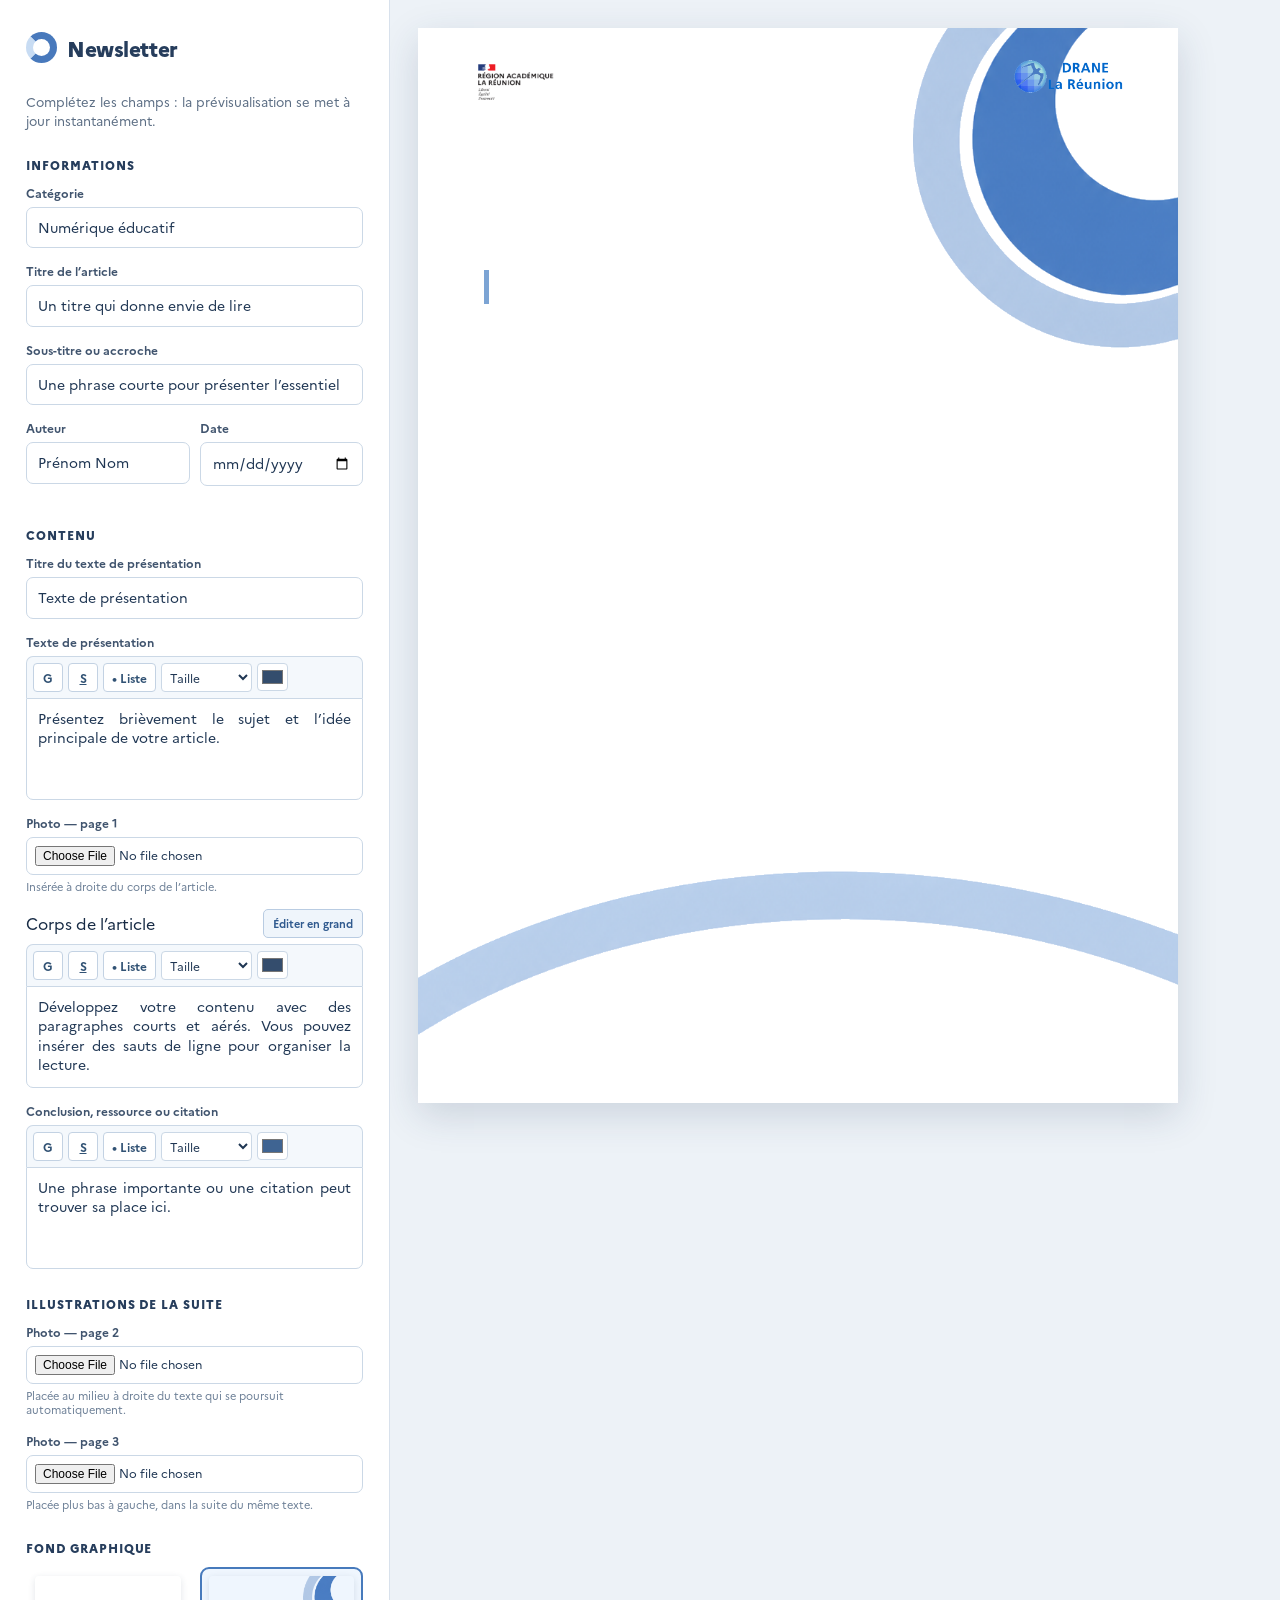
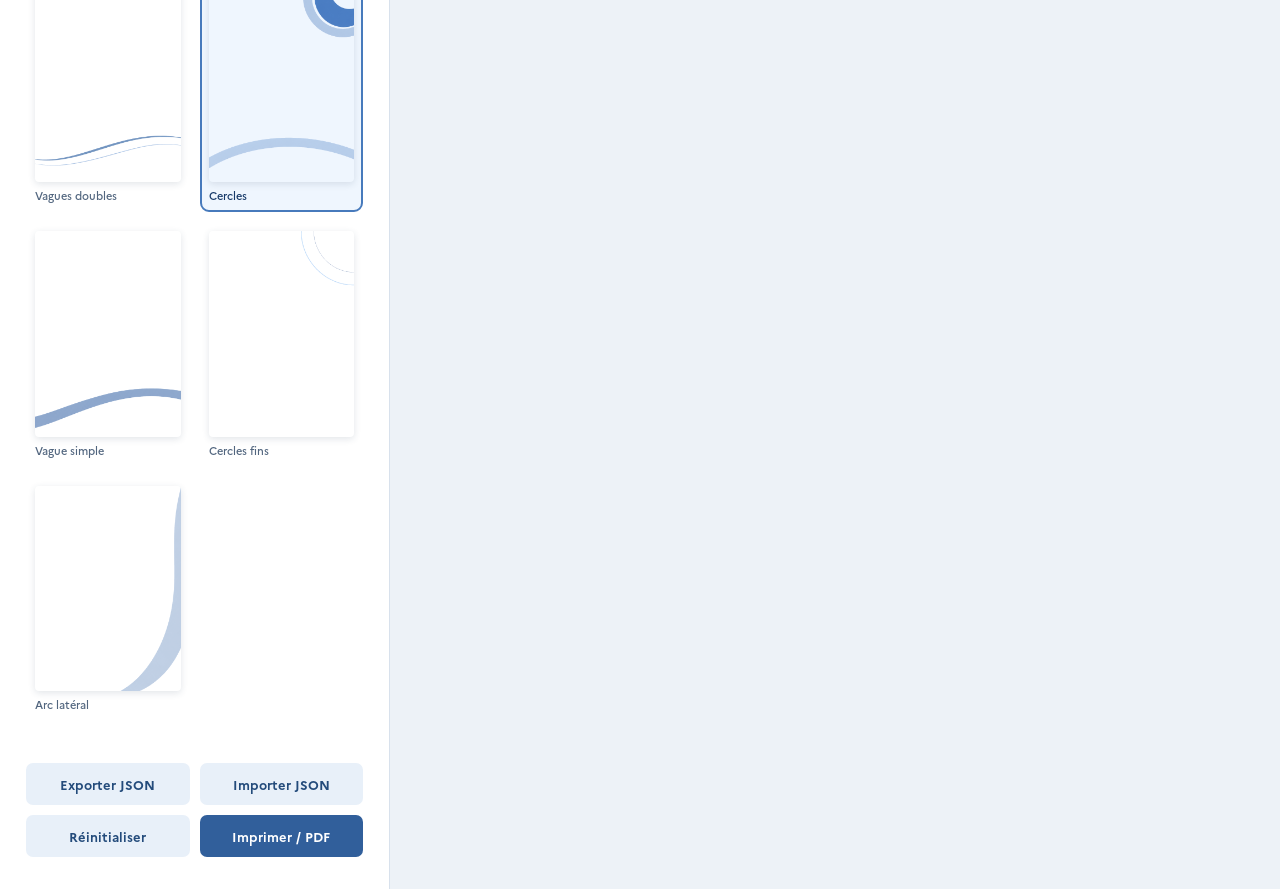
<file: indexodl.html>
<!doctype html>
<html lang="fr">
  <head>
    <meta charset="utf-8" />
    <meta name="viewport" content="width=device-width, initial-scale=1" />
    <link rel="icon" href="data:," />
    <title>Générateur de newsletter</title>
    <style>
      @font-face { font-family: Marianne; src: url("assets/fonts/Marianne-Regular.otf") format("opentype"); font-weight: 400; }
      @font-face { font-family: Marianne; src: url("assets/fonts/Marianne-Medium.otf") format("opentype"); font-weight: 500; }
      @font-face { font-family: Marianne; src: url("assets/fonts/Marianne-Bold.otf") format("opentype"); font-weight: 700; }
      @font-face { font-family: Marianne; src: url("assets/fonts/Marianne-ExtraBold.otf") format("opentype"); font-weight: 800; }

      :root { --ink: #263d5c; --blue: #4879bc; --pale: #edf4fb; --line: #c8d9ed; }
      * { box-sizing: border-box; }
      body { margin: 0; background: #edf2f7; color: #172b45; font-family: Marianne, Arial, sans-serif; }
      .app { min-height: 100vh; display: grid; grid-template-columns: minmax(300px, 390px) 1fr; }
      .editor { padding: 32px 26px; background: #fff; border-right: 1px solid #d8e1ec; overflow-y: auto; }
      .brand { display: flex; align-items: center; gap: 10px; margin-bottom: 29px; color: var(--ink); }
      .brand-mark { width: 31px; height: 31px; border: 7px solid var(--blue); border-radius: 50%; border-left-color: #c8dcf3; }
      h1 { margin: 0; font-size: 21px; font-weight: 800; letter-spacing: -.02em; }
      .intro { margin: 8px 0 26px; color: #5c6e84; font-size: 13px; line-height: 1.45; }
      .section-title { margin: 26px 0 11px; color: var(--ink); font-size: 12px; font-weight: 800; letter-spacing: .08em; text-transform: uppercase; }
      label { display: block; margin: 0 0 14px; color: #40546e; font-size: 12px; font-weight: 700; }
      .editor-field { display: block; margin: 0 0 14px; color: #40546e; font-size: 12px; font-weight: 700; }
      .field-label { display: block; }
      input, textarea, select { display: block; width: 100%; margin-top: 6px; padding: 10px 11px; border: 1px solid #cbd8e6; border-radius: 7px; background: #fff; color: #1f3653; font: 400 14px/1.4 Marianne, Arial, sans-serif; }
      input:focus, textarea:focus, select:focus { outline: 3px solid #c5dcf8; border-color: #6594cd; }
      textarea { min-height: 116px; resize: vertical; }
      input[type="file"] { padding: 8px; font-size: 12px; }
      .field-note { display: block; margin-top: 5px; color: #6c7f96; font-size: 11px; font-weight: 400; line-height: 1.35; }
      .rich-toolbar { display: flex; flex-wrap: wrap; align-items: center; gap: 5px; margin-top: 6px; padding: 6px; border: 1px solid #cbd8e6; border-bottom: 0; border-radius: 7px 7px 0 0; background: #f4f8fc; }
      .rich-toolbar button { min-width: 30px; padding: 5px 8px; border: 1px solid #c3d2e3; border-radius: 4px; background: #fff; color: #315274; font-size: 12px; }
      .rich-toolbar select { display: inline-block; width: auto; margin: 0; padding: 4px; border-radius: 4px; font-size: 12px; }
      .rich-toolbar input[type="color"] { width: 31px; height: 28px; margin: 0; padding: 2px; border-radius: 4px; cursor: pointer; }
      .rich-editor { min-height: 102px; padding: 10px 11px; border: 1px solid #cbd8e6; border-radius: 0 0 7px 7px; background: #fff; color: #1f3653; font: 400 14px/1.4 Marianne, Arial, sans-serif; outline: none; }
      .rich-editor:focus { box-shadow: 0 0 0 3px #c5dcf8; border-color: #6594cd; }
      .rich-editor ul, .rich-editor ol { margin: 5px 0; padding-left: 23px; }
      .body-editor-panel { position: relative; }
      .body-editor-heading { display: flex; align-items: center; justify-content: space-between; gap: 10px; }
      .body-editor-heading button { padding: 6px 9px; border: 1px solid #b9cce2; border-radius: 5px; background: #eff5fb; color: #315b8f; font-size: 11px; }
      #collapseBody { display: none; }
      body.body-editor-open .body-editor-panel { position: fixed; inset: 24px; z-index: 30; display: flex; flex-direction: column; padding: 26px; overflow: hidden; border-radius: 12px; background: #fff; box-shadow: 0 18px 60px #1e38588c; }
      body.body-editor-open .body-editor-panel .editor-field { display: flex; flex: 1; min-height: 0; flex-direction: column; }
      body.body-editor-open .body-editor-panel .rich-editor { flex: 1; min-height: 0; overflow-y: auto; font-size: 19px; line-height: 1.6; }
      body.body-editor-open #expandBody { display: none; }
      body.body-editor-open #collapseBody { display: inline-block; }
      @media (max-width: 640px) { body.body-editor-open .body-editor-panel { inset: 8px; padding: 16px; } body.body-editor-open .body-editor-panel .rich-editor { font-size: 17px; } }
      .split { display: grid; grid-template-columns: 1fr 1fr; gap: 10px; }
      .backgrounds { display: grid; grid-template-columns: 1fr 1fr; gap: 10px; }
      .background-choice { position: relative; display: block; margin: 0; cursor: pointer; }
      .background-choice input { position: absolute; opacity: 0; pointer-events: none; }
      .background-choice span { display: block; padding: 7px; border: 2px solid transparent; border-radius: 9px; color: #52667f; font-size: 11px; font-weight: 500; }
      .background-choice img { display: block; width: 100%; aspect-ratio: 210/297; margin-bottom: 6px; object-fit: cover; border-radius: 4px; box-shadow: 0 2px 7px #263d5c22; }
      .background-choice input:checked + span { border-color: #477abc; background: #eff6fe; color: #173a69; }
      .actions { position: sticky; bottom: -32px; display: grid; grid-template-columns: 1fr 1fr; gap: 10px; margin: 26px -2px -32px; padding: 16px 2px 32px; background: linear-gradient(transparent, #fff 28%); }
      button { border: 0; border-radius: 7px; padding: 12px 10px; cursor: pointer; font: 700 13px Marianne, Arial, sans-serif; }
      .primary { background: #315f9b; color: #fff; }
      .secondary { background: #e8f0f9; color: #234b7b; }
      .preview-area { display: grid; place-items: start center; padding: 46px 36px; overflow: auto; }
      .page { --background: url("assets/backgrounds/cercles-equilibre.png"); position: relative; width: min(100%, 760px); aspect-ratio: 210 / 297; min-height: 0; padding: 108px 66px 126px; overflow: hidden; background-color: #fff; background-image: var(--background); background-size: 100% 100%; background-repeat: no-repeat; box-shadow: 0 12px 36px #233d5e2b; color: var(--ink); }
      .logos { position: absolute; top: 30px; right: 54px; left: 54px; display: flex; align-items: flex-start; justify-content: space-between; pointer-events: none; }
      .logo-academique { width: 118px; height: 48px; object-fit: contain; object-position: left top; }
      .logo-drane { width: 112px; height: 43px; object-fit: contain; object-position: right top; }
      .category { display: inline-block; margin: 0 0 26px; padding-bottom: 10px; border-bottom: 3px solid #b6cde7; color: #597eac; font-size: clamp(10px, 1.45vw, 16px); font-weight: 700; letter-spacing: .15em; text-transform: uppercase; }
      .headline { max-width: 90%; margin: 0; color: #233b5d; font-size: clamp(34px, 5.4vw, 64px); font-weight: 800; letter-spacing: -.05em; line-height: .98; overflow-wrap: anywhere; text-transform: uppercase; }
      .subtitle { max-width: 94%; margin: 24px 0 25px; color: #5879a4; font-size: clamp(19px, 2.6vw, 31px); font-weight: 700; line-height: 1.15; overflow-wrap: anywhere; }
      .metadata { color: #6a89b0; font-size: clamp(9px, 1.3vw, 15px); font-weight: 700; letter-spacing: .12em; line-height: 1.4; text-transform: uppercase; }
      .article { max-width: 94%; margin-top: clamp(58px, 8vw, 91px); }
      .article h2 { margin: 0 0 17px; font-size: clamp(20px, 2.6vw, 31px); font-weight: 700; letter-spacing: -.03em; line-height: 1.1; }
      .article p, .rich-preview { margin: 0 0 19px; color: #344d6d; font-size: clamp(14px, 1.7vw, 18px); line-height: 1.62; white-space: pre-wrap; overflow-wrap: break-word; }
      .rich-preview ul, .rich-preview ol { margin: 0 0 19px; padding-left: 25px; white-space: normal; }
      .article-content { display: block; margin-top: 10px; }
      .article-content::after { content: ""; display: block; clear: both; }
      .article-content p { margin-bottom: 0; }
      .article-image { display: none; float: right; width: 45%; height: clamp(195px, 25vw, 290px); margin: 0 0 16px 25px; object-fit: cover; }
      .article-image.is-visible { display: block; }
      .page-two .article-image { margin-top: clamp(75px, 10vw, 135px); }
      .page-three .article-image { float: left; margin: clamp(125px, 17vw, 220px) 25px 16px 0; }
      .additional-images { clear: both; }
      .additional-image { margin: 52px 0 0; break-before: page; page-break-before: always; }
      .additional-image img { display: block; width: 100%; max-height: 650px; object-fit: contain; }
      .additional-image figcaption { margin-top: 9px; color: #5f7fa7; font-size: 13px; font-weight: 500; text-align: center; }
      .continuation-page { display: none; margin-top: 44px; }
      .continuation-page.is-visible { display: block; break-before: page; page-break-before: always; }
      .quote { margin: 40px 0 0; padding: 17px 0 17px 23px; border-left: 5px solid #7ca4d4; color: #3f6492; font-size: clamp(17px, 2.2vw, 25px); font-weight: 500; line-height: 1.35; white-space: pre-wrap; }
      .empty { color: #9aabc0 !important; font-style: italic; }
      @media (max-width: 840px) { .app { grid-template-columns: 1fr; } .editor { border-right: 0; border-bottom: 1px solid #d8e1ec; } .preview-area { padding: 25px 13px; } .page { padding: 72px 40px 105px; } .logos { top: 21px; right: 31px; left: 31px; } .logo-academique { width: 88px; height: 36px; } .logo-drane { width: 84px; height: 34px; } .article-image { height: 220px; } .actions { position: static; margin-bottom: 0; padding-bottom: 0; } }
      @media print { @page { size: A4; margin: 0; } body { background: #fff; } .editor { display: none; } .app { display: block; } .preview-area { display: block; padding: 0; } .page { width: 210mm; height: 297mm; aspect-ratio: auto; min-height: 0; padding: 29mm 18mm 34mm; overflow: hidden; break-after: page; break-inside: avoid; page-break-after: always; page-break-inside: avoid; box-shadow: none; background-size: 100% 100%; background-repeat: no-repeat; print-color-adjust: exact; -webkit-print-color-adjust: exact; } .page:last-child { break-after: auto; page-break-after: auto; } .continuation-page { margin-top: 0; } .logos { top: 8mm; right: 15mm; left: 15mm; } .logo-academique { width: 31mm; height: 13mm; } .logo-drane { width: 30mm; height: 12mm; } .additional-image { margin-top: 0; } }
    </style>
  <link rel="stylesheet" href="layout.css"></head>
  <body>
    <main class="app">
      <aside class="editor" aria-label="Édition de la newsletter">
        <div class="brand"><span class="brand-mark" aria-hidden="true"></span><h1>Newsletter</h1></div>
        <p class="intro">Complétez les champs : la prévisualisation se met à jour instantanément.</p>

        <p class="section-title">Informations</p>
        <label>Catégorie<input id="category" value="Numérique éducatif" /></label>
        <label>Titre de l’article<input id="title" value="Un titre qui donne envie de lire" /></label>
        <label>Sous-titre ou accroche<input id="subtitle" value="Une phrase courte pour présenter l’essentiel" /></label>
        <div class="split">
          <label>Auteur<input id="author" value="Prénom Nom" /></label>
          <label>Date<input id="date" type="date" /></label>
        </div>

        <p class="section-title">Contenu</p>
        <label>Titre du texte de présentation<input id="sectionTitle" value="Texte de présentation" /></label>
        <div class="editor-field"><span class="field-label">Texte de présentation</span>
          <div class="rich-toolbar" data-editor="introText"><button type="button" data-command="bold" aria-label="Gras"><strong>G</strong></button><button type="button" data-command="underline" aria-label="Souligné"><u>S</u></button><button type="button" data-command="insertUnorderedList" aria-label="Puces">• Liste</button><select data-size aria-label="Taille du texte"><option value="3">Taille</option><option value="2">Petit</option><option value="3">Normal</option><option value="4">Grand</option><option value="5">Très grand</option></select><input type="color" value="#344d6d" aria-label="Couleur du texte" /></div>
          <div class="rich-editor" id="introText" contenteditable="true">Présentez brièvement le sujet et l’idée principale de votre article.</div>
        </div>
        <label>Photo — page 1<input id="pageImage1" type="file" accept="image/png,image/jpeg,image/webp" /><span class="field-note">Insérée à droite du corps de l’article.</span></label>
        <div class="body-editor-panel">
          <div class="body-editor-heading"><span class="field-label">Corps de l’article</span><span><button id="expandBody" type="button">Éditer en grand</button><button id="collapseBody" type="button">Fermer</button></span></div>
          <div class="editor-field">
            <div class="rich-toolbar" data-editor="bodyText"><button type="button" data-command="bold" aria-label="Gras"><strong>G</strong></button><button type="button" data-command="underline" aria-label="Souligné"><u>S</u></button><button type="button" data-command="insertUnorderedList" aria-label="Puces">• Liste</button><select data-size aria-label="Taille du texte"><option value="3">Taille</option><option value="2">Petit</option><option value="3">Normal</option><option value="4">Grand</option><option value="5">Très grand</option></select><input type="color" value="#344d6d" aria-label="Couleur du texte" /></div>
            <div class="rich-editor" id="bodyText" contenteditable="true">Développez votre contenu avec des paragraphes courts et aérés. Vous pouvez insérer des sauts de ligne pour organiser la lecture.</div>
          </div>
        </div>
        <div class="editor-field"><span class="field-label">Conclusion, ressource ou citation</span>
          <div class="rich-toolbar" data-editor="quote"><button type="button" data-command="bold" aria-label="Gras"><strong>G</strong></button><button type="button" data-command="underline" aria-label="Souligné"><u>S</u></button><button type="button" data-command="insertUnorderedList" aria-label="Puces">• Liste</button><select data-size aria-label="Taille du texte"><option value="3">Taille</option><option value="2">Petit</option><option value="3">Normal</option><option value="4">Grand</option><option value="5">Très grand</option></select><input type="color" value="#3f6492" aria-label="Couleur du texte" /></div>
          <div class="rich-editor" id="quote" contenteditable="true">Une phrase importante ou une citation peut trouver sa place ici.</div>
        </div>
        <p class="section-title">Illustrations de la suite</p>
        <label>Photo — page 2<input id="pageImage2" type="file" accept="image/png,image/jpeg,image/webp" /><span class="field-note">Placée au milieu à droite du texte qui se poursuit automatiquement.</span></label>
        <label>Photo — page 3<input id="pageImage3" type="file" accept="image/png,image/jpeg,image/webp" /><span class="field-note">Placée plus bas à gauche, dans la suite du même texte.</span></label>

        <p class="section-title">Fond graphique</p>
        <div class="backgrounds" id="backgrounds">
          <label class="background-choice"><input type="radio" name="background" value="vagues-doubles" /><span><img src="assets/backgrounds/vagues-doubles.png" alt="Fond aux vagues doubles" />Vagues doubles</span></label>
          <label class="background-choice"><input type="radio" name="background" value="cercles-equilibre" checked /><span><img src="assets/backgrounds/cercles-equilibre.png" alt="Fond aux cercles en haut" />Cercles</span></label>
          <label class="background-choice"><input type="radio" name="background" value="vague-simple" /><span><img src="assets/backgrounds/vague-simple.png" alt="Fond à vague simple" />Vague simple</span></label>
          <label class="background-choice"><input type="radio" name="background" value="cercles-fins" /><span><img src="assets/backgrounds/cercles-fins.png" alt="Fond aux cercles fins" />Cercles fins</span></label>
          <label class="background-choice"><input type="radio" name="background" value="arc-lateral" /><span><img src="assets/backgrounds/arc-lateral.png" alt="Fond à arc latéral" />Arc latéral</span></label>
        </div>
        <div class="actions"><button class="secondary" id="exportJson" type="button">Exporter JSON</button><button class="secondary" id="importJson" type="button">Importer JSON</button><button class="secondary" id="reset" type="button">Réinitialiser</button><button class="primary" id="print" type="button">Imprimer / PDF</button></div>
        <input id="importFile" type="file" accept="application/json,.json" hidden />
      </aside>

      <section class="preview-area" aria-label="Prévisualisation">
        <article class="page" id="page">
          <div class="logos" aria-label="Logos institutionnels">
            <img class="logo-academique" src="assets/logos/logo-academique.png" alt="Région académique La Réunion" />
            <img class="logo-drane" src="assets/logos/logo-drane.png" alt="DRANE La Réunion" />
          </div>
          <div class="category" id="previewCategory"></div>
          <h1 class="headline" id="previewTitle"></h1>
          <p class="subtitle" id="previewSubtitle"></p>
          <div class="metadata" id="previewMeta"></div>
          <div class="article">
            <h2 id="previewSectionTitle"></h2>
            <div class="rich-preview" id="previewIntro"></div>
            <div class="article-content" id="articleContent">
              <img class="article-image" id="previewImage" alt="Illustration de l’article" />
              <div class="rich-preview" id="previewBody"></div>
            </div>
            <blockquote class="quote" id="previewQuote"></blockquote>
          </div>
        </article>
        <article class="page continuation-page page-two" id="page2">
          <div class="logos" aria-label="Logos institutionnels">
            <img class="logo-academique" src="assets/logos/logo-academique.png" alt="Région académique La Réunion" />
            <img class="logo-drane" src="assets/logos/logo-drane.png" alt="DRANE La Réunion" />
          </div>
          <div class="article continuation-article">
            <div class="article-content" id="articleContent2">
              <img class="article-image" id="previewImage2" alt="Illustration de la suite de l’article" />
              <div class="rich-preview" id="previewPage2Text"></div>
            </div>
          </div>
        </article>
        <article class="page continuation-page page-three" id="page3">
          <div class="logos" aria-label="Logos institutionnels">
            <img class="logo-academique" src="assets/logos/logo-academique.png" alt="Région académique La Réunion" />
            <img class="logo-drane" src="assets/logos/logo-drane.png" alt="DRANE La Réunion" />
          </div>
          <div class="article continuation-article">
            <div class="article-content" id="articleContent3">
              <img class="article-image" id="previewImage3" alt="Illustration de la suite de l’article" />
              <div class="rich-preview" id="previewPage3Text"></div>
            </div>
          </div>
        </article>
      </section>
    </main>
<script src="app.js"></script></body></html>
</file>
<file: layout.css>
[hidden]{display:none!important}
.preview-area{display:block;padding:28px;overflow:auto}
.sheet{position:relative;width:794px;height:1122px;padding:100px 62px 64px;margin:0 auto 28px;background:white var(--paper) center/100% 100% no-repeat;color:#263d5c;box-shadow:0 6px 28px #21385225;box-sizing:border-box}
.sheet .logos{top:24px;left:60px;right:60px}
.sheet .logo-academique{width:118px;height:55px}.sheet .logo-drane{width:112px;height:43px}
.sheet .category{font-size:13px;margin-bottom:18px}
.sheet .headline{font-size:42px;line-height:1.08;max-width:100%;letter-spacing:-1.3px}
.sheet .subtitle{font-size:23px;margin:15px 0;max-width:100%}
.sheet .metadata{font-size:11px;margin-bottom:27px}
.remove-photo{width:100%;margin:-2px 0 14px;padding:8px 10px;font-size:12px}
.flow{font:400 16px/1.48 Marianne,Arial,sans-serif;overflow-wrap:normal;display:flow-root}
.flow p,.flow div{margin:0 0 12px}.flow h2,.flow h3{font-size:23px;line-height:1.25;margin:18px 0 12px}.flow ul,.flow ol{padding-left:25px;margin:0 0 12px}.flow li{margin-bottom:4px}
.flow .photo{float:right;clear:both;width:auto;max-width:40%;height:auto;max-height:220px;margin:2px 0 8px 24px;shape-outside:inset(0 -24px -8px -24px) border-box;shape-margin:0;shape-image-threshold:0.1}
.flow .photo.left{float:left;margin:2px 24px 8px 0}
.flow .quote{clear:both;font-size:19px;line-height:1.4;margin:22px 0 0;padding:12px 0 12px 18px}
.page-number{position:absolute;bottom:24px;right:62px;font-size:11px;color:#56769a}
.sheet .flow:after{content:'';display:block;clear:both}
@media print{@page{size:A4;margin:0}html,body{margin:0;padding:0}.editor{display:none!important}.app,.preview-area{display:block!important;margin:0;padding:0;overflow:visible}.sheet{width:794px;height:1122px;margin:0;box-shadow:none;break-after:page;break-inside:avoid;print-color-adjust:exact;-webkit-print-color-adjust:exact}.sheet:last-child{break-after:auto}}

/* Justification des blocs de texte, dans l’éditeur et sur les pages imprimées. */
.rich-editor,.rich-preview,.article p,.flow,.quote{text-align:justify;text-align-last:start}
.flow h1,.flow h2,.flow h3,.flow h4,.flow h5,.flow h6{text-align:start}

.photo-list{display:grid;gap:8px;margin-bottom:14px}.photo-list>div{display:flex;align-items:center;gap:10px}.photo-list img{width:64px;height:48px;object-fit:cover;border-radius:4px}.photo-list button{flex:1;font-size:12px}

.flow a,.rich-editor a{color:#135ca8;text-decoration:underline;overflow-wrap:normal}

.flow .conclusion-photos{clear:both;display:grid;gap:16px;margin:20px 0 0}
.conclusion-photos img{display:block;width:100%;max-width:100%;height:auto;object-fit:contain}

/* Ombre légère sous les photos, sans modifier leur encombrement. */
.flow .photo,.conclusion-photos img{box-shadow:0 3px 8px rgba(25,42,62,.16)}

.print-photo{display:none}
@media print{.flow .photo{visibility:hidden}.sheet .print-photo{display:block;position:absolute;max-width:none;max-height:none;margin:0;box-shadow:0 3px 8px rgba(25,42,62,.16)}}

/* Encart éditorial : hauteur naturelle et habillage du texte. */
#insetText{width:100%;box-sizing:border-box;resize:vertical;font:inherit;padding:10px;border:1px solid #c7d2df;border-radius:6px;color:#263d5c}
.flow .article-inset{float:right;clear:both;box-sizing:border-box;margin:2px 0 14px 24px;padding:14px 16px;border:1px solid #7892ae;border-top:3px solid #344d6d;background:#f2f5f9;font-size:14px;line-height:1.45;text-align:left;break-inside:avoid}
.flow .article-inset.left{float:left;margin:2px 24px 14px 0}
.flow .article-inset h3{font-size:16px;line-height:1.25;margin:0 0 9px;color:#263d5c}
.flow .article-inset p{margin:0;white-space:pre-wrap;text-align:left}

.rich-editor .editor-page-break{display:block;clear:both;margin:16px 0;padding:8px 10px;border:1px dashed #7892ae;border-radius:4px;background:#f2f5f9;color:#344d6d;font:12px/1.4 Marianne,Arial,sans-serif;text-align:center;cursor:pointer;user-select:none}
.rich-editor .editor-page-break:hover,.rich-editor .editor-page-break:focus{border-color:#135ca8;background:#e7eef7;outline:2px solid #135ca8;outline-offset:2px}

.photo-list .photo-controls{display:grid;flex:1;min-width:0;gap:6px}
.photo-list .photo-controls label{display:flex;align-items:center;gap:10px;margin:0;font-size:12px}
.photo-list .photo-controls select{flex:1;min-width:0;margin:0;padding:6px}
.photo-list .photo-controls button{width:100%;padding:7px 10px}
.conclusion-photos img{justify-self:center}

/* Les mots passent entiers à la ligne, y compris dans les zones d’habillage. */
.sheet,.sheet *,.rich-editor,.rich-editor *,.rich-preview,.rich-preview *{overflow-wrap:normal;word-break:normal;hyphens:none;-webkit-hyphens:none}

.photo-link{display:contents}
.photo-link img{cursor:pointer}
.photo-controls input[type="url"]{min-width:0;flex:1;margin:0}

.page-break-controls{display:flex;flex-wrap:wrap;align-items:center;gap:8px;padding:10px 0;flex-shrink:0}
.page-break-controls #insertPageBreak{padding:8px 12px;border:1px solid #315b8f;border-radius:5px;background:#eff5fb;color:#23456e;font-size:12px;font-weight:700;cursor:pointer}
.page-break-controls .field-note{flex:1 1 180px;margin:0}

.print-photo-link{display:none}
@media print{.sheet .print-photo-link{display:block;z-index:1}.conclusion-photos .photo-link{display:block;width:fit-content;justify-self:center}.conclusion-photos .photo-link img{display:block}}
</file>
